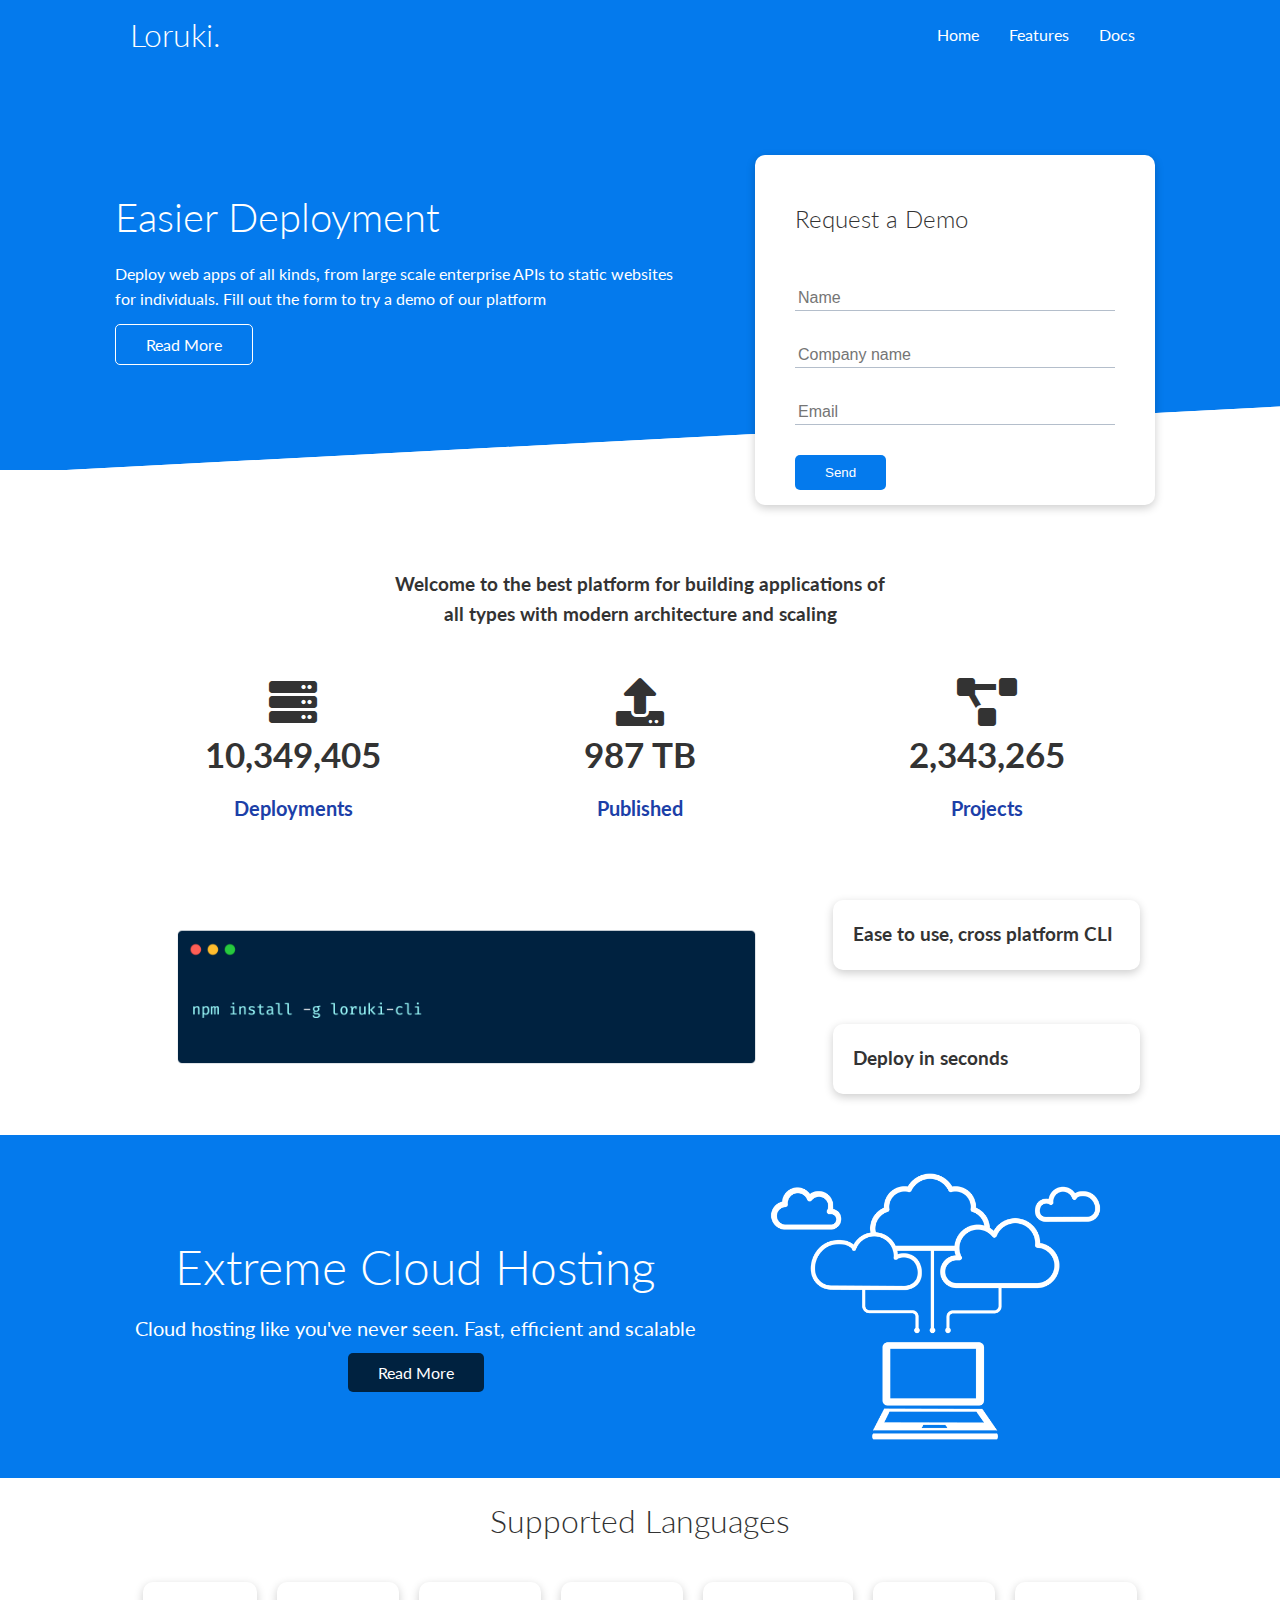
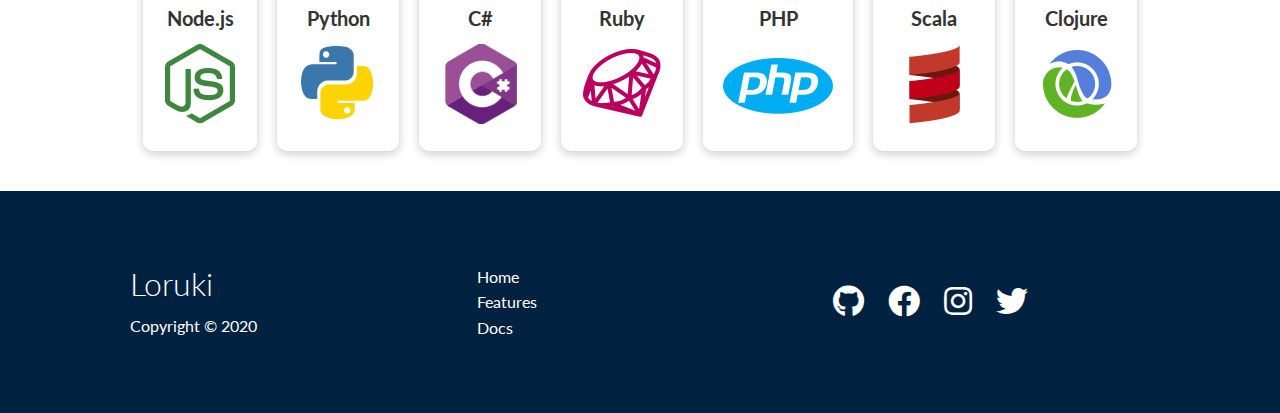
<file: index.html>
<!DOCTYPE html>
<html lang="en">
<head>
  <meta charset="UTF-8">
  <meta name="viewport" content="width=device-width, initial-scale=1.0">
  <link rel="stylesheet" href="https://cdnjs.cloudflare.com/ajax/libs/font-awesome/5.15.1/css/all.min.css" />
  <link rel="stylesheet" href="./css/utilities.css">
  <link rel="stylesheet" href="./css/style.css">
 
  <title>Loruki | Cloud Hosting For Everyone</title>
</head>
<body>
  <!-- Navbar -->
  <div class="navbar">
    <div class="container flex">
      <h1 class="logo">Loruki.</h1>
      <nav>
        <ul>
          <li><a href="index.html">Home</a></li>
          <li><a href="features.html">Features</a></li>
          <li><a href="docs.html">Docs</a></li>
        </ul>
      </nav>
    </div>
  </div>
  <!-- Showcase -->
  <section class="showcase">
    <div class="container grid">
      <div class="showcase-text">
        <h1>Easier Deployment</h1>
        <p>Deploy web apps of all kinds, from large scale enterprise APIs to static websites for individuals. Fill out the form to try a demo of our platform</p>
        <a href="features.html" class="btn btn-outline">Read More</a>
      </div>
      <div class="showcase-form card">
        <h2>Request a Demo</h2>
        <form name="contact" method="POST" netlify-honeypot="bot-field" data-netlify="true">
          <input type="hidden" name="form-name" value="contact">
          <p class="hidden">
            <label>Don’t fill this out if you're human: <input name="bot-field" /></label>
          </p>
          <div class="form-control">
            <input type="text" name="name" placeholder="Name" required>
          </div>
          <div class="form-control">
            <input type="text" name="company" placeholder="Company name" required>
          </div>
          <div class="form-control">
            <input type="email" name="email" placeholder="Email" required>
          </div>
          <input type="submit" value="Send" class="btn btn-priamry">
        </form>
      </div>
    </div>
  </section>

  <!-- Stats -->
  <section class="stats">
    <div class="container">
      <h3 class="stats-heading text-center my-1">
        Welcome to the best platform for building applications of all types with modern architecture and scaling
      </h3>

      <div class="grid grid-3 text-center my-4">
        <div>
          <i class="fas fa-server fa-3x"></i>
          <h3>10,349,405</h3>
          <p class="text-secondary">Deployments</p>
        </div>
        <div>
          <i class="fas fa-upload fa-3x"></i>
          <h3>987 TB</h3>
          <p class="text-secondary">Published</p>
        </div>
        <div>
          <i class="fas fa-project-diagram fa-3x"></i>
          <h3>2,343,265</h3>
          <p class="text-secondary">Projects</p>
        </div>
      </div>
    </div>
  </section>

  <!-- Cli -->
  <section class="cli">
    <div class="grid container">
      <img src="./images/cli.png" alt="">
      <div class="card">
        <h3>Ease to use, cross platform CLI</h3>
      </div>
      <div class="card">
        <h3>Deploy in seconds</h3>
      </div>
    </div>
  </section>

  <!-- Cloud -->
  <section class="cloud bg-primary my-2 py-2">
    <div class="container grid">
        <div class="text-center">
            <h2 class="lg">Extreme Cloud Hosting</h2>
            <p class="lead my-1">Cloud hosting like you've never seen. Fast, efficient and scalable</p>
            <a href="features.html" class="btn btn-dark">Read More</a>
        </div>
        <img src="images/cloud.png" alt="">
    </div>
</section>

<!-- Languages -->
<section class="languages">
  <h2 class="md text-center my-2">
    Supported Languages
  </h2>
  <div class="container flex">
    <div class="card">
      <h4>Node.js</h4>
      <img src="./images/logos/node.png" alt="">
    </div>
    <div class="card">
      <h4>Python</h4>
      <img src="images/logos/python.png" alt="">
    </div>
    <div class="card">
      <h4>C#</h4>
      <img src="images/logos/csharp.png" alt="">
    </div>
    <div class="card">
      <h4>Ruby</h4>
      <img src="images/logos/ruby.png" alt="">
    </div>
    <div class="card">
      <h4>PHP</h4>
      <img src="images/logos/php.png" alt="">
    </div>
    <div class="card">
      <h4>Scala</h4>
      <img src="images/logos/scala.png" alt="">
    </div>
    <div class="card">
      <h4>Clojure</h4>
      <img src="images/logos/clojure.png" alt="">
    </div>
  </div>
</section>




<!-- Footer -->
<footer class="footer bg-dark py-5">
  <div class="container grid grid-3">
      <div>
          <h1>Loruki
          </h1>
          <p>Copyright &copy; 2020</p>
      </div>
      <nav>
          <ul>
              <li><a href="index.html">Home</a></li>
              <li><a href="features.html">Features</a></li>
              <li><a href="docs.html">Docs</a></li>
          </ul>
      </nav>
      <div class="social">
          <a href="#"><i class="fab fa-github fa-2x"></i></a>
          <a href="#"><i class="fab fa-facebook fa-2x"></i></a>
          <a href="#"><i class="fab fa-instagram fa-2x"></i></a>
          <a href="#"><i class="fab fa-twitter fa-2x"></i></a>
      </div>
  </div>
</footer>
</body>
</html>
</file>
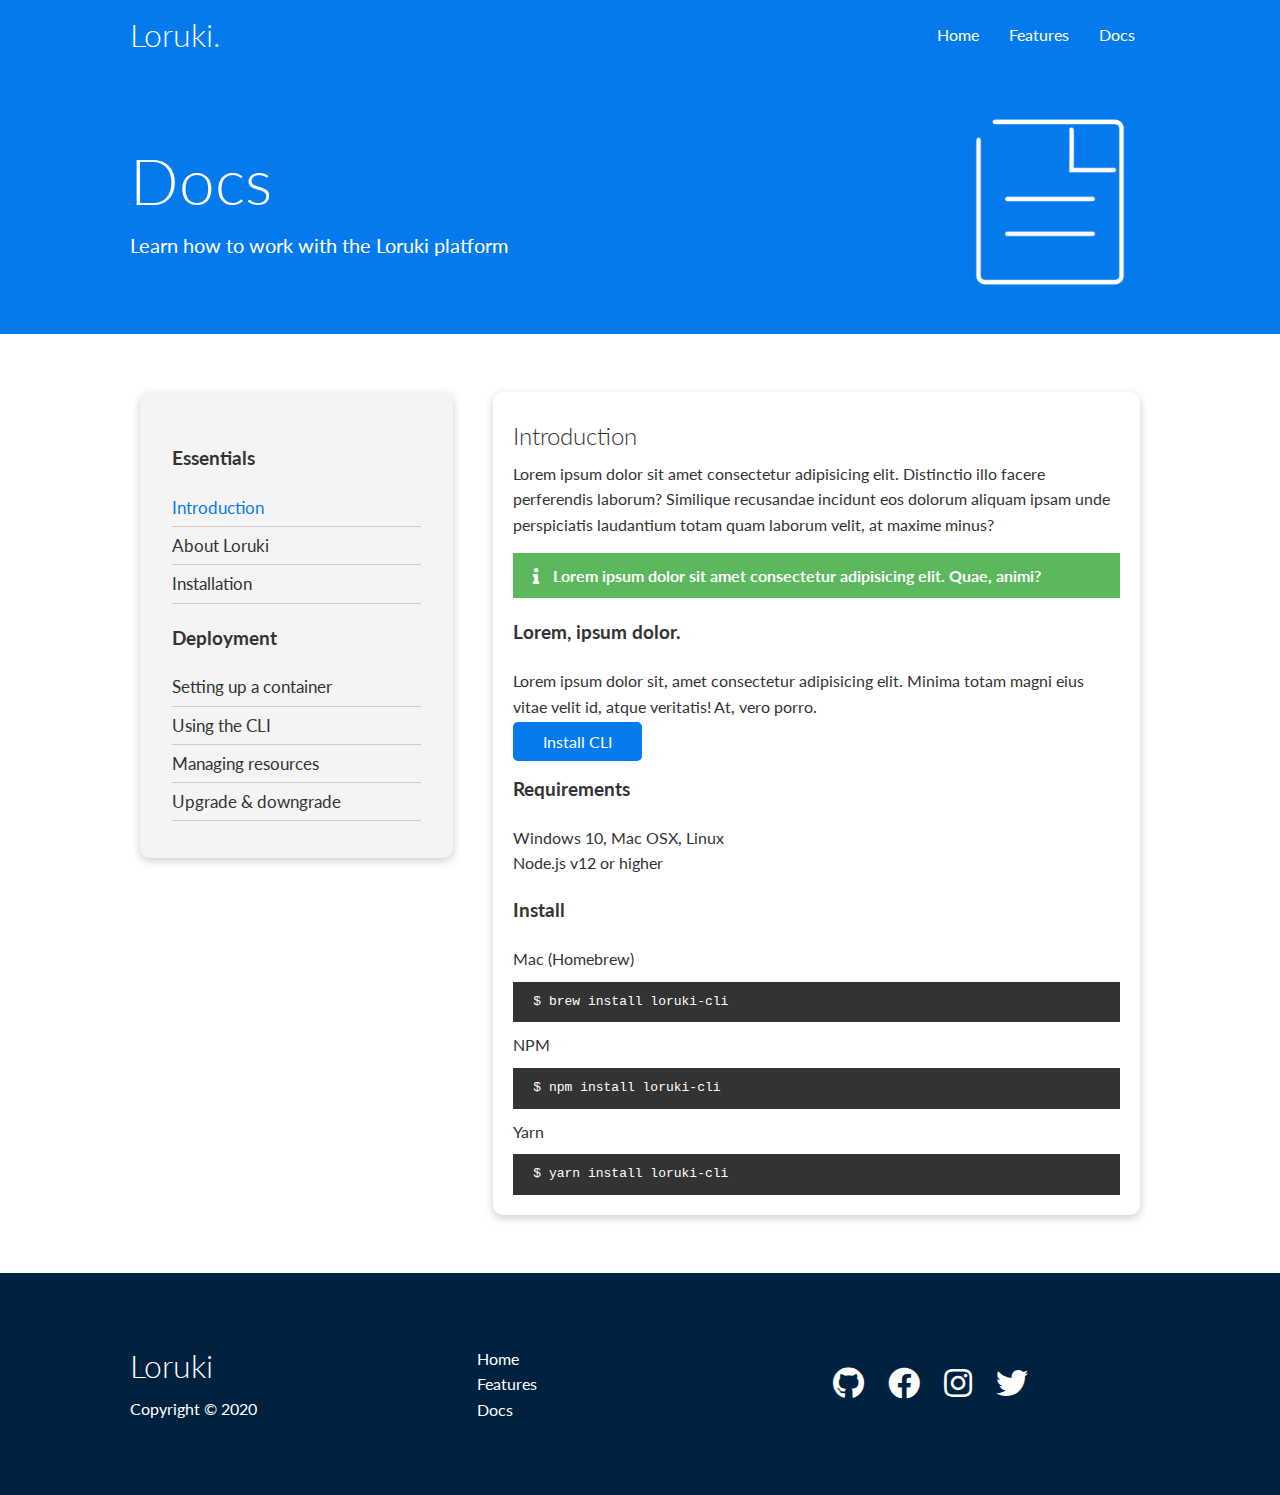
<file: docs.html>
<!DOCTYPE html>
<html lang="en">
<head>
  <meta charset="UTF-8">
  <meta name="viewport" content="width=device-width, initial-scale=1.0">
  <link rel="stylesheet" href="https://cdnjs.cloudflare.com/ajax/libs/font-awesome/5.15.1/css/all.min.css" />
  <link rel="stylesheet" href="./css/utilities.css">
  <link rel="stylesheet" href="./css/style.css">
 
  <title>Loruki | Cloud Hosting For Everyone</title>
</head>
<body>
  <!-- Navbar -->
  <div class="navbar">
    <div class="container flex">
      <h1 class="logo">Loruki.</h1>
      <nav>
        <ul>
          <li><a href="index.html">Home</a></li>
          <li><a href="features.html">Features</a></li>
          <li><a href="docs.html">Docs</a></li>
        </ul>
      </nav>
    </div>
  </div>

<!-- Head  -->
<section class="docs-head bg-primary py-3">
  <div class="container grid">
    <div>
      <h1 class="xl">Docs</h1>
    <p class="lead">Learn how to work with the Loruki platform</p>
    </div>
    <img src="./images/docs.png" alt="">
  </div>
</section>

<!-- Docs main -->
<section class="docs-main my-4">
  <div class="container grid">
      <div class="card bg-light p-3">
          <h3 class="my-2">Essentials</h3>
          <nav>
              <ul>
                  <li><a class="text-primary" href="#">Introduction</a></li>
                  <li><a href="#">About Loruki</a></li>
                  <li><a href="#">Installation</a></li>
              </ul>
          </nav>

          <h3 class="my-2">Deployment</h3>
          <nav>
              <ul>
                  <li><a href="#">Setting up a container</a></li>
        <li><a href="#">Using the CLI</a></li>
        <li><a href="#">Managing resources</a></li>
        <li><a href="#">Upgrade & downgrade</a></li>
              </ul>
          </nav>
      </div>
      <div class="card">
          <h2>Introduction</h2>
          <p>Lorem ipsum dolor sit amet consectetur adipisicing elit. Distinctio illo facere perferendis laborum? Similique recusandae incidunt eos dolorum aliquam ipsam unde perspiciatis laudantium totam quam laborum velit, at maxime minus?</p>

          <div class="alert alert-success">
              <i class="fas fa-info"></i> Lorem ipsum dolor sit amet consectetur adipisicing elit. Quae, animi?
          </div>

          <h3>Lorem, ipsum dolor.</h3>
          <p>Lorem ipsum dolor sit, amet consectetur adipisicing elit. Minima totam magni eius vitae velit id, atque veritatis! At, vero porro.</p>
          <a href="#" class="btn btn-primary">Install CLI</a>

          <h3>Requirements</h3>
          <ul>
              <li>Windows 10, Mac OSX, Linux</li>
              <li>Node.js v12 or higher</li>
          </ul>

          <h3>Install</h3>
          <p>Mac (Homebrew)</p>
          <pre><code>$ brew install loruki-cli</code></pre>
          <p>NPM</p>
          <pre><code>$ npm install loruki-cli</code></pre>
          <p>Yarn</p>
          <pre><code>$ yarn install loruki-cli</code></pre>

      </div>
  </div>
</section>

  
<!-- Footer -->
<footer class="footer bg-dark py-5">
  <div class="container grid grid-3">
      <div>
          <h1>Loruki
          </h1>
          <p>Copyright &copy; 2020</p>
      </div>
      <nav>
          <ul>
              <li><a href="index.html">Home</a></li>
              <li><a href="features.html">Features</a></li>
              <li><a href="docs.html">Docs</a></li>
          </ul>
      </nav>
      <div class="social">
          <a href="#"><i class="fab fa-github fa-2x"></i></a>
          <a href="#"><i class="fab fa-facebook fa-2x"></i></a>
          <a href="#"><i class="fab fa-instagram fa-2x"></i></a>
          <a href="#"><i class="fab fa-twitter fa-2x"></i></a>
      </div>
  </div>
</footer>
</body>
</html>
</file>
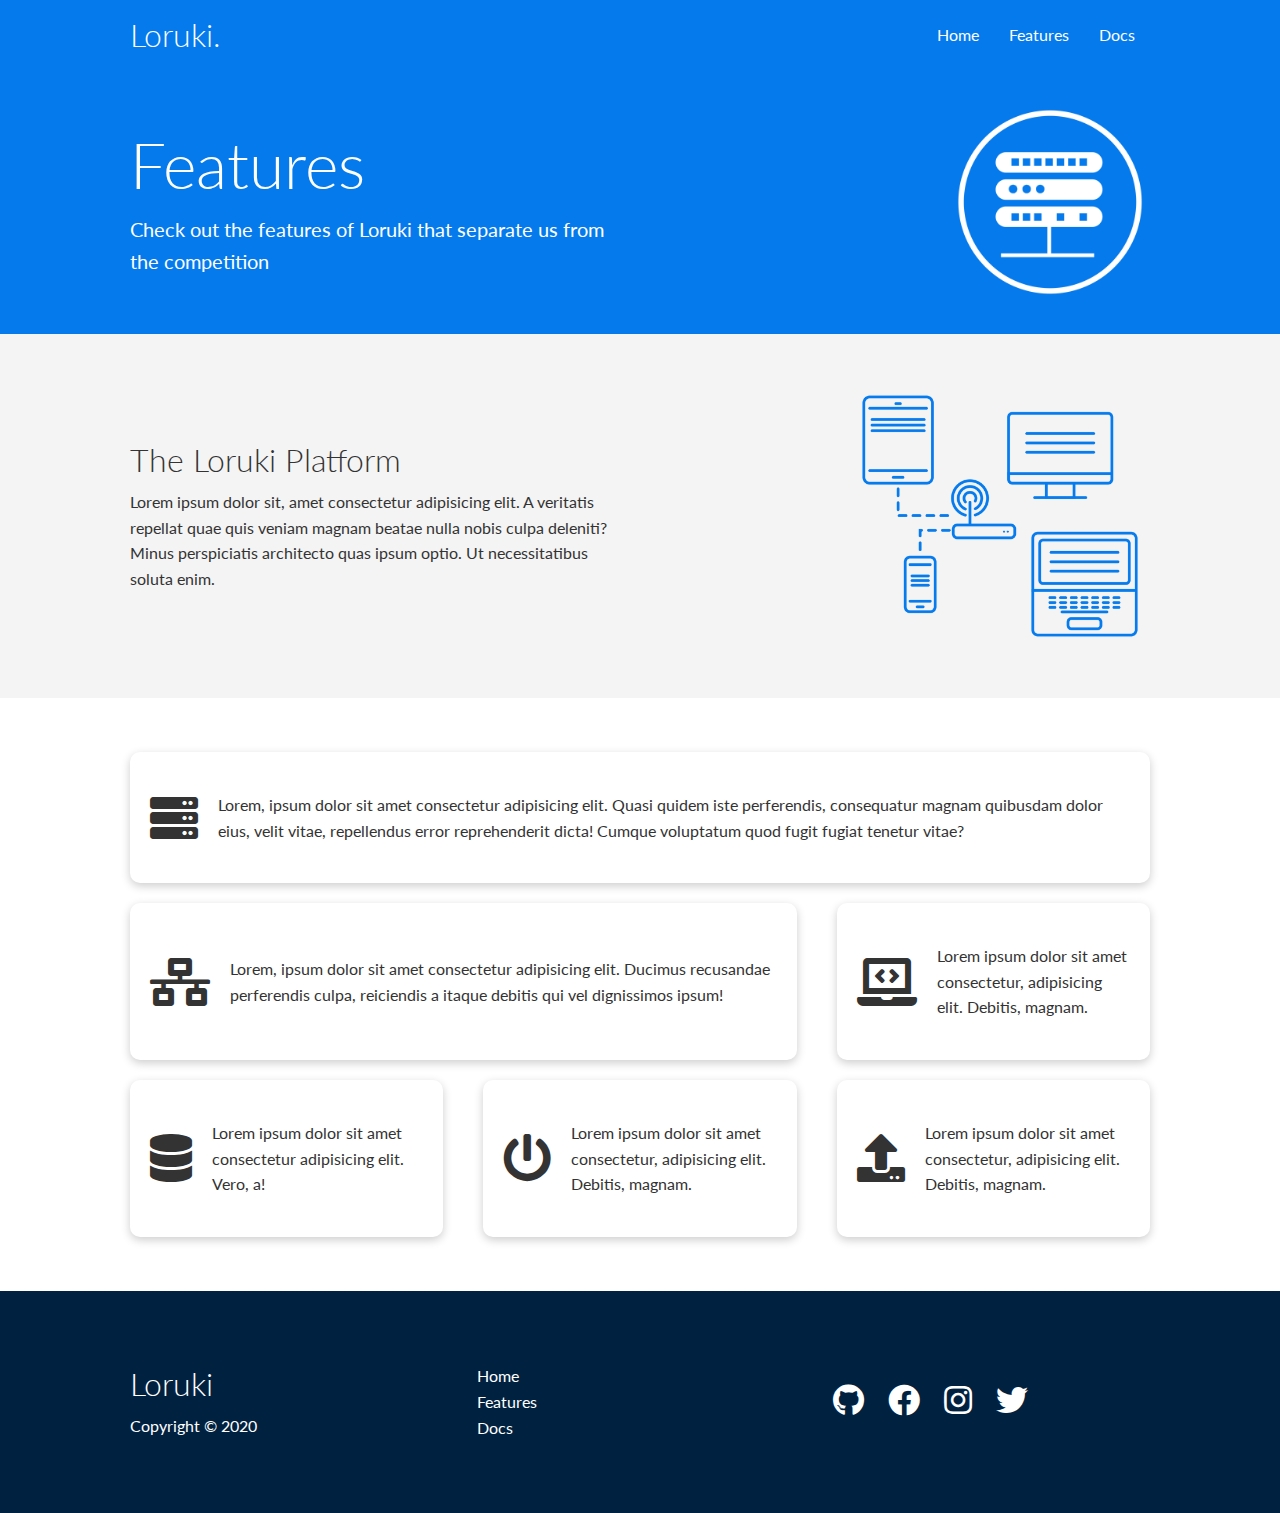
<file: features.html>
<!DOCTYPE html>
<html lang="en">
<head>
  <meta charset="UTF-8">
  <meta name="viewport" content="width=device-width, initial-scale=1.0">
  <link rel="stylesheet" href="https://cdnjs.cloudflare.com/ajax/libs/font-awesome/5.15.1/css/all.min.css" />
  <link rel="stylesheet" href="./css/utilities.css">
  <link rel="stylesheet" href="./css/style.css">
 
  <title>Loruki | Cloud Hosting For Everyone</title>
</head>
<body>
  <!-- Navbar -->
  <div class="navbar">
    <div class="container flex">
      <h1 class="logo">Loruki.</h1>
      <nav>
        <ul>
          <li><a href="index.html">Home</a></li>
          <li><a href="features.html">Features</a></li>
          <li><a href="docs.html">Docs</a></li>
        </ul>
      </nav>
    </div>
  </div>

<!-- Head  -->
<section class="features-head bg-primary py-3">
  <div class="container grid">
    <div>
      <h1 class="xl">Features</h1>
    <p class="lead">Check out the features of Loruki that separate us from the
      competition</p>
    </div>
    <img src="./images/server.png" alt="">
  </div>
</section>

<!-- Sub head -->
<section class="features-sub-head bg-light py-3">
  <div class="container grid">
    <div>
    <h1 class="md">The Loruki Platform</h1>
    <p >Lorem ipsum dolor sit, amet consectetur adipisicing elit. A veritatis repellat quae quis veniam magnam beatae nulla nobis culpa deleniti? Minus perspiciatis architecto quas ipsum optio. Ut necessitatibus soluta enim.</p>
    </div>
    <img src="./images/server2.png" alt="">
  </div>
</section>

<section class="features-main my-2">
  <div class="container grid grid-3">
    <div class="card flex">
      <i class="fas fa-server fa-3x"></i>
      <p>Lorem, ipsum dolor sit amet consectetur adipisicing elit. Quasi quidem iste perferendis, consequatur magnam quibusdam dolor eius, velit vitae, repellendus error reprehenderit dicta! Cumque voluptatum quod fugit fugiat tenetur vitae?</p>
    </div>
  <div class="card flex">
    <i class="fas fa-network-wired fa-3x"></i>
    <p>
        Lorem, ipsum dolor sit amet consectetur adipisicing elit. Ducimus
        recusandae perferendis culpa, reiciendis a itaque debitis qui vel
        dignissimos ipsum!
    </p>
  </div>
  <div class="card flex">
    <i class="fas fa-laptop-code fa-3x"></i>
    <p>
        Lorem ipsum dolor sit amet consectetur, adipisicing elit. Debitis,
        magnam.
    </p>
  </div>
  <div class="card flex">
      <i class="fas fa-database fa-3x"></i>
      <p>
          Lorem ipsum dolor sit amet consectetur adipisicing elit. Vero, a!
      </p>
  </div>
  <div class="card flex">
      <i class="fas fa-power-off fa-3x"></i>
      <p>
          Lorem ipsum dolor sit amet consectetur, adipisicing elit. Debitis,
          magnam.
      </p>
  </div>
  <div class="card flex">
      <i class="fas fa-upload fa-3x"></i>
      <p>
          Lorem ipsum dolor sit amet consectetur, adipisicing elit. Debitis,
          magnam.
      </p>
  </div>
  </div>
</section>
  
<!-- Footer -->
<footer class="footer bg-dark py-5">
  <div class="container grid grid-3">
      <div>
          <h1>Loruki
          </h1>
          <p>Copyright &copy; 2020</p>
      </div>
      <nav>
          <ul>
              <li><a href="index.html">Home</a></li>
              <li><a href="features.html">Features</a></li>
              <li><a href="docs.html">Docs</a></li>
          </ul>
      </nav>
      <div class="social">
          <a href="#"><i class="fab fa-github fa-2x"></i></a>
          <a href="#"><i class="fab fa-facebook fa-2x"></i></a>
          <a href="#"><i class="fab fa-instagram fa-2x"></i></a>
          <a href="#"><i class="fab fa-twitter fa-2x"></i></a>
      </div>
  </div>
</footer>
</body>
</html>
</file>
<file: css/utilities.css>
.container {
	max-width: 1100px;
	margin: 0 auto;
	overflow: auto;
	padding: 0 40px;
}

.card {
	background-color: white;
	color: #333;
	border-radius: 10px;
	box-shadow: 0 3px 10px rgba(0, 0, 0, 0.2);
	padding: 20px;
	margin: 10px;
}

.btn {
	display: inline;
	padding: 10px 30px;
	cursor: pointer;
	background: var(--primary-color);
	color: #fff;
	border: none;
	border-radius: 5px;
}

.btn:hover {
	transform: scale(0.98);
}

.btn-outline {
	background-color: transparent;
	border: 1px solid #fff;
}

/* Backgrounds & colored buttons */
.bg-primary,
.btn-primary {
	background-color: var(--primary-color);
	color: #fff;
}

.bg-secondary,
.btn-secondary {
	background-color: var(--secondary-color);
	color: #fff;
}

.bg-dark,
.btn-dark {
	background-color: var(--dark-color);
	color: #fff;
}

.bg-light,
.btn-light {
	background-color: var(--light-color);
	color: #333;
}

.bg-primary a,
.btn-primary a,
.bg-secondary a,
.btn-secondary a,
.bg-dark a,
.btn-dark a {
	color: #fff;
}

/* Text colors */

.text-primary {
	color: var(--primary-color);
}

.text-secondary {
	color: var(--secondary-color);
}

.text-dark {
	color: var(--dark-color);
}

.text-light {
	color: var(--light-color);
}

.text-center {
	text-align: center;
}

/* Alert */
.alert {
	background-color: var(--light-color);
	padding: 10px 20px;
	font-weight: bold;
	margin: 15px 0;
}

.alert i {
	margin-right: 10px;
}

.alert-success {
	background-color: var(--success-color);
	color: #fff;
}

.alert-error {
	background-color: var(--error-color);
	color: #fff;
}

/* Text sizes */

.lead {
	font-size: 20px;
}

.sm {
	font-size: 1rem;
}

.md {
	font-size: 2rem;
}

.lg {
	font-size: 3rem;
}

.xl {
	font-size: 4rem;
}

.flex {
	display: flex;
	justify-content: center;
	align-items: center;
	height: 100%;
}

.grid {
	display: grid;
	grid-template-columns: repeat(2, 1fr);
	gap: 20px;
	justify-content: center;
	align-items: center;
	height: 100%;
}

.grid-3 {
	grid-template-columns: repeat(3, 1fr);
}

/* Margin */

.my-1 {
	margin: 1rem 0;
}

.my-2 {
	margin: 1.5rem 0;
}

.my-3 {
	margin: 2rem 0;
}

.my-4 {
	margin: 3rem 0;
}

.my-5 {
	margin: 4rem 0;
}

.m-1 {
	margin: 1rem;
}

.m-2 {
	margin: 1.5rem;
}

.m-3 {
	margin: 2rem;
}

.m-4 {
	margin: 3rem;
}

.m-5 {
	margin: 4rem;
}

/* Padding */

.py-1 {
	padding: 1rem 0;
}

.py-2 {
	padding: 1.5rem 0;
}

.py-3 {
	padding: 2rem 0;
}

.py-4 {
	padding: 3rem 0;
}

.py-5 {
	padding: 4rem 0;
}

.p-1 {
	padding: 1rem;
}

.p-2 {
	padding: 1.5rem;
}

.p-3 {
	padding: 2rem;
}

.p-4 {
	padding: 3rem;
}

.p-5 {
	padding: 4rem;
}
</file>
<file: css/style.css>
@import url("https://fonts.googleapis.com/css2?family=Lato:wght@300&display=swap");

:root {
	--primary-color: #047aed;
	--secondary-color: #1c3fa8;
	--dark-color: #002240;
	--light-color: #f4f4f4;
	--success-color: #5cb85c;
	--error-color: #d9534f;
}

* {
	box-sizing: border-box;
	padding: 0;
	margin: 0;
}

body {
	font-family: "Lato", sans-serif;
	color: #333;
	line-height: 1.6;
}

ul {
	list-style-type: none;
}

a {
	text-decoration: none;
	color: #333;
}

h1,
h2 {
	font-weight: 300;
	line-height: 1.2;
	margin: 10px 0;
}

p {
	margin: 10px 0;
}

img {
	width: 100%;
}

code,
pre {
	background: #333;
	color: #fff;
	padding: 10px;
}

.hidden {
	visibility: hidden;
	height: 0;
}

/* Navbar */
.navbar {
	background-color: var(--primary-color);
	color: #fff;
	height: 70px;
}

.navbar ul {
	display: flex;
}

.navbar a {
	color: #fff;
	padding: 10px;
	margin: 0 5px;
}

.navbar a:hover {
	border-bottom: 2px white solid;
}

.navbar .flex {
	justify-content: space-between;
}

/* Showcase */
.showcase {
	height: 400px;
	background-color: var(--primary-color);
	color: white;
	position: relative;
}

.showcase h1 {
	font-size: 40px;
}

.showcase p {
	margin: 20px 0;
}

.showcase .grid {
	overflow: visible;
	grid-template-columns: 55% 45%;
	gap: 30px;
}

.showcase-text {
	animation: slideInFromLeft 1s ease-in;
}

.showcase-form {
	position: relative;
	top: 60px;
	height: 350px;
	width: 400px;
	padding: 40px;
	z-index: 100;
	justify-self: flex-end;
	animation: slideInFromRight 1s ease-in;
}

.showcase-form .form-control {
	margin: 30px 0;
}

.showcase input[type="text"],
.showcase input[type="email"] {
	border: 0;
	border-bottom: 1px solid #b4becb;
	width: 100%;
	padding: 3px;
	font-size: 16px;
}

.showcase-form input:focus {
	outline: none;
}

.showcase::before,
.showcase::after {
	content: "";
	position: absolute;
	height: 100px;
	bottom: -70px;
	right: 0;
	left: 0;
	background: white;
	transform: skewY(-3deg);
	-webkit-transform: skewY(-3deg);
	-moz-transform: skewY(-3deg);
	-ms-transform: skewY(-3deg);
}

/* Stats */

.stats {
	padding-top: 100px;
	animation: slideInFromBottom 1s ease-in;
}

.stats-heading {
	max-width: 500px;
	margin: auto;
}

.stats .grid h3 {
	font-size: 35px;
}

.stats .grid p {
	font-size: 20px;
	font-weight: bold;
}

/* cli */

.cli .grid {
	grid-template-columns: repeat(3, 1fr);
	grid-template-rows: repeat(2, 1fr);
}

.cli .grid > *:first-child {
	grid-column: 1 / span 2;
	grid-row: 1 / span 2;
}

/* Cloud */

.cloud .grid {
	grid-template-columns: 4fr 3fr;
}

/* Languages */

.languages .flex {
	flex-wrap: wrap;
}

.languages .card {
	text-align: center;
	margin: 18px 10px 40px;
	transition: transform 0.2s ease-in;
}

.languages .card h4 {
	font-size: 20px;
	margin-bottom: 10px;
}

.languages .card:hover {
	transform: translateY(-15px);
}

/* Features */
.features-head img,
.docs-head img {
	width: 200px;
	justify-self: flex-end;
}

.features-sub-head img {
	width: 300px;
	justify-self: flex-end;
}

.features-main .card > i {
	margin-right: 20px;
}

.features-main .grid {
	padding: 30px;
}

.features-main .grid > *:first-child {
	grid-column: 1 / span 3;
}

.features-main .grid > *:nth-child(2) {
	grid-column: 1 / span 2;
}

/* Docs */

.docs-main h3 {
	margin: 20px 0;
}

.docs-main .grid {
	grid-template-columns: 1fr 2fr;
	align-items: flex-start;
}

.docs-main nav li {
	font-size: 17px;
	padding-bottom: 5px;
	margin-bottom: 5px;
	border-bottom: 1px #ccc solid;
}

.docs-main a:hover {
	font-weight: bold;
}

/* Footer */

.footer .social a {
	margin: 0 10px;
}

/* Animations */

@keyframes slideInFromLeft {
	0% {
		transform: translateX(-100%);
	}
	100% {
		transform: translateX(0);
	}
}

@keyframes slideInFromRight {
	0% {
		transform: translateX(100%);
	}
	100% {
		transform: translateX(0);
	}
}

@keyframes slideInFromTop {
	0% {
		transform: translateY(-100%);
	}
	100% {
		transform: translateY(0);
	}
}

@keyframes slideInFromBottom {
	0% {
		transform: translateY(100%);
	}
	100% {
		transform: translateY(0);
	}
}

/*  Tablets and under */
@media (max-width: 768px) {
	.grid,
	.showcase .grid,
	.stats .grid,
	.cli .grid,
	.cloud .grid,
	.features-main .grid,
	.docs-main .grid {
		grid-template-columns: 1fr;
		grid-template-rows: 1fr;
	}

	.showcase {
		height: auto;
	}

	.showcase-text {
		text-align: center;
		margin-top: 40px;
		animation: slideInFromTop 1s ease-in;
	}

	.showcase-form {
		justify-self: center;
		margin: auto;
		animation: slideInFromBottom 1s ease-in;
	}

	.cli .grid > *:first-child {
		grid-column: 1;
		grid-row: 1;
	}

	.features-head,
	.features-sub-head,
	.docs-head {
		text-align: center;
	}

	.features-head img,
	.features-sub-head img,
	.docs-head img {
		justify-self: center;
	}

	.features-main .grid > *:first-child,
	.features-main .grid > *:nth-child(2) {
		grid-column: 1;
	}
}

/* Mobile */
@media (max-width: 500px) {
	.navbar {
		height: 110px;
	}

	.navbar .flex {
		flex-direction: column;
	}

	.navbar ul {
		padding: 10px;
		background-color: rgba(0, 0, 0, 0.1);
	}
}
</file>
